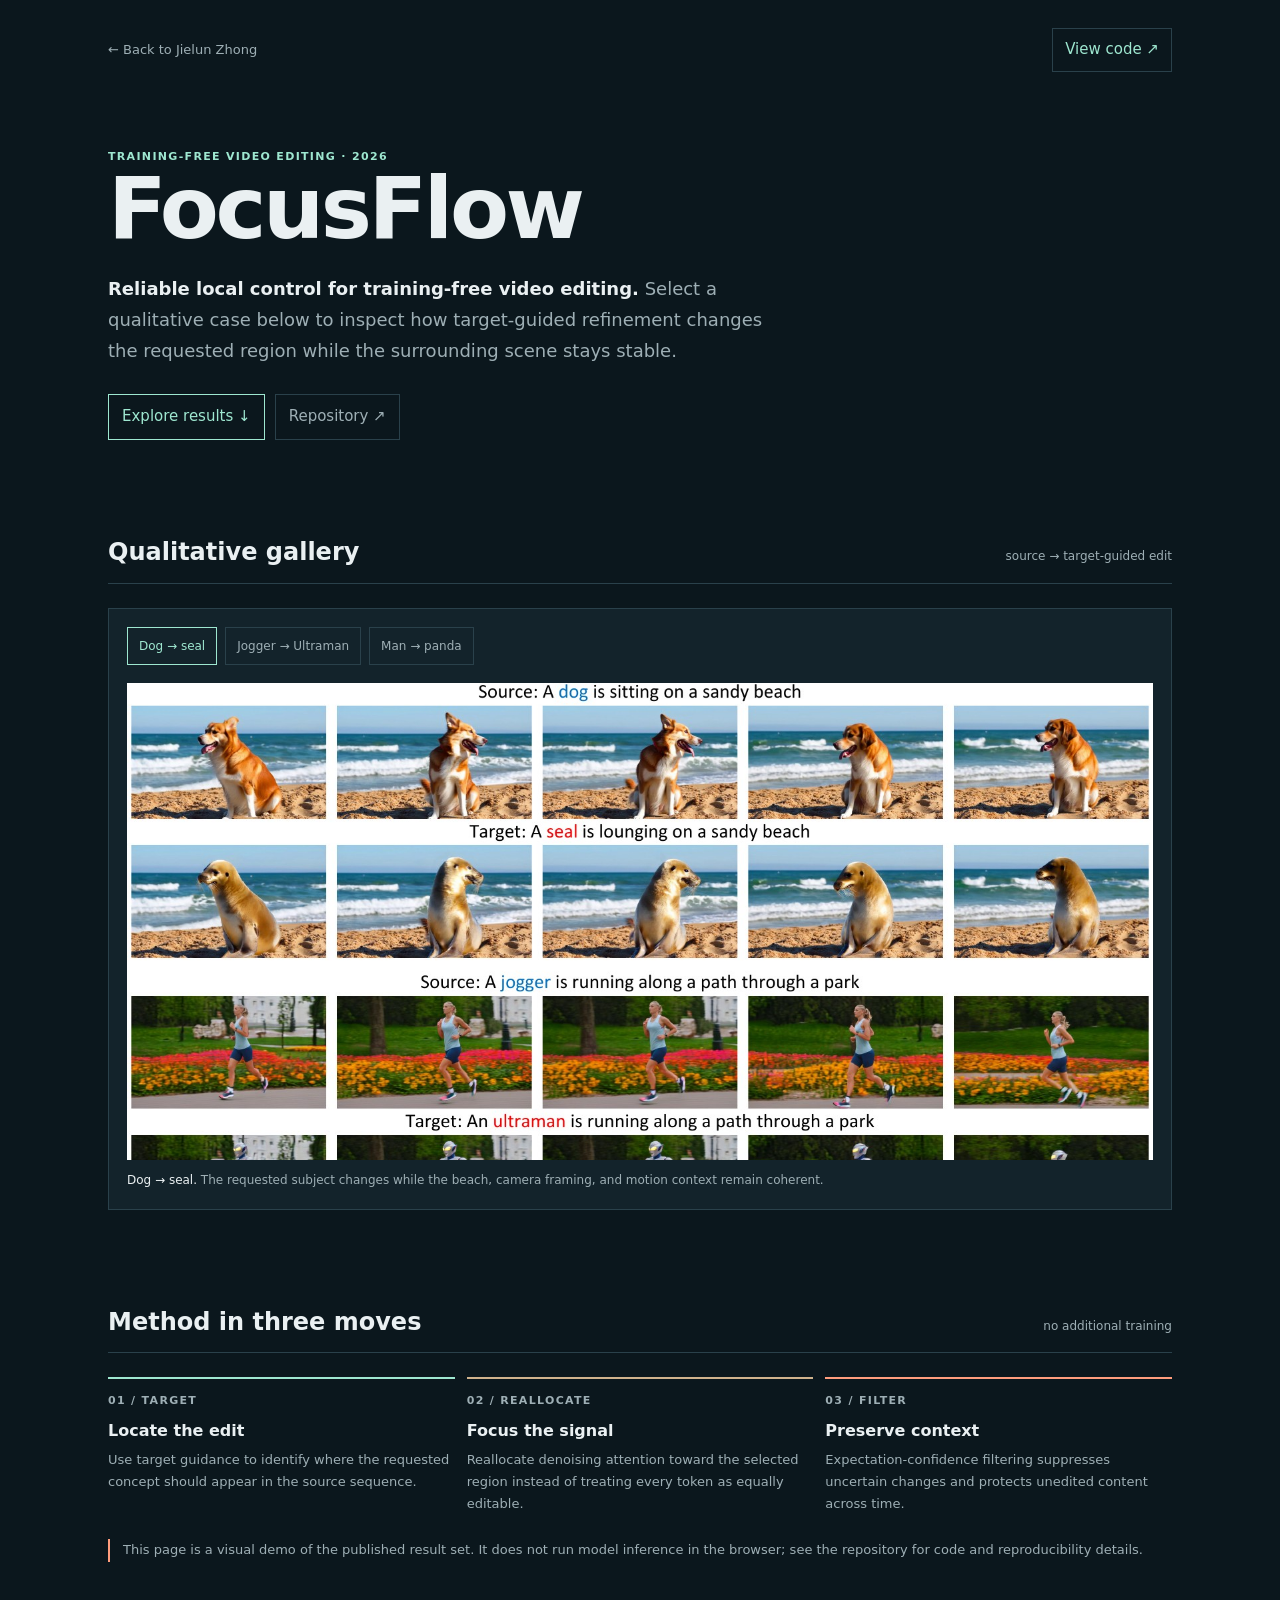
<file: demos/focusflow.html>
<!doctype html>
<html lang="en">
  <head>
    <meta charset="UTF-8" />
    <meta name="viewport" content="width=device-width, initial-scale=1.0" />
    <meta name="description" content="FocusFlow demo — reliable local control for training-free video editing." />
    <title>FocusFlow · Demo</title>
    <style>
      :root { color-scheme: dark; --ink: #eaf0f2; --muted: #9eafb5; --line: #2a414b; --panel: #13232b; --page: #0b171d; --mint: #9ee7d0; --coral: #ff9d7d; }
      * { box-sizing: border-box; }
      html { scroll-behavior: smooth; }
      body { margin: 0; background: var(--page); color: var(--ink); font: 15px/1.7 Inter, ui-sans-serif, system-ui, -apple-system, BlinkMacSystemFont, "Segoe UI", sans-serif; }
      a { color: var(--mint); text-decoration: none; }
      a:hover { color: #d1fff0; }
      .shell { max-width: 1120px; margin: 0 auto; padding: 28px 28px 72px; }
      .topbar { align-items: center; display: flex; justify-content: space-between; margin-bottom: 76px; }
      .back { color: var(--muted); font-size: 13px; }
      .back:hover { color: var(--ink); }
      .repo-link { align-items: center; border: 1px solid var(--line); display: inline-flex; gap: 7px; padding: 8px 12px; }
      .eyebrow { color: var(--mint); font-size: 11px; font-weight: 700; letter-spacing: .12em; text-transform: uppercase; }
      h1, h2, h3, p { margin-top: 0; }
      h1 { font-size: clamp(42px, 8vw, 86px); letter-spacing: -.04em; line-height: .98; margin-bottom: 24px; max-width: 820px; }
      .hero-copy { color: var(--muted); font-size: 18px; max-width: 680px; }
      .hero-copy strong { color: var(--ink); font-weight: 600; }
      .hero-actions { display: flex; flex-wrap: wrap; gap: 10px; margin-top: 28px; }
      .hero-actions a { border: 1px solid var(--mint); padding: 9px 13px; }
      .hero-actions a.secondary { border-color: var(--line); color: var(--muted); }
      .section { margin-top: 92px; }
      .section-heading { align-items: baseline; border-bottom: 1px solid var(--line); display: flex; justify-content: space-between; margin-bottom: 24px; padding-bottom: 10px; }
      .section-heading h2 { font-size: 24px; margin-bottom: 0; }
      .section-heading span { color: var(--muted); font-size: 12px; }
      .demo-panel { background: var(--panel); border: 1px solid var(--line); padding: 18px; }
      .case-tabs { display: flex; flex-wrap: wrap; gap: 8px; margin-bottom: 18px; }
      .case-tab { background: transparent; border: 1px solid var(--line); color: var(--muted); cursor: pointer; font: inherit; font-size: 12px; padding: 8px 11px; }
      .case-tab:hover, .case-tab.is-active { border-color: var(--mint); color: var(--mint); }
      .case-panel { display: none; }
      .case-panel.is-active { display: block; }
      .case-panel figure { margin: 0; }
      .case-panel figure > img { aspect-ratio: 2.15; display: block; height: auto; object-fit: cover; object-position: 50% 0%; width: 100%; }
      .case-panel[data-panel="jogger"] figure > img { object-position: 50% 48%; }
      .case-panel[data-panel="gym"] figure > img { object-position: 50% 100%; }
      figcaption { color: var(--muted); font-size: 12px; margin-top: 10px; }
      figcaption strong { color: var(--ink); font-weight: 500; }
      .method-grid { display: grid; gap: 12px; grid-template-columns: repeat(3, 1fr); }
      .method-step { border-top: 2px solid var(--line); padding-top: 13px; }
      .method-step:first-child { border-color: var(--mint); }
      .method-step:nth-child(2) { border-color: #d0b38d; }
      .method-step:nth-child(3) { border-color: var(--coral); }
      .method-step b { color: var(--muted); display: block; font-size: 11px; letter-spacing: .12em; margin-bottom: 6px; }
      .method-step h3 { font-size: 16px; margin-bottom: 5px; }
      .method-step p { color: var(--muted); font-size: 13px; margin-bottom: 0; }
      .note { border-left: 2px solid var(--coral); color: var(--muted); font-size: 13px; margin-top: 24px; padding-left: 13px; }
      @media (max-width: 680px) { .shell { padding: 20px 18px 54px; } .topbar { margin-bottom: 58px; } .repo-link { font-size: 12px; } .hero-copy { font-size: 16px; } .section { margin-top: 68px; } .method-grid { grid-template-columns: 1fr; } }
    </style>
  </head>
  <body>
    <main class="shell">
      <header class="topbar"><a class="back" href="../index.html">← Back to Jielun Zhong</a><a class="repo-link" href="https://github.com/CRYCHIC-Sakiko-Togawa-214/FocusFlow" target="_blank" rel="noreferrer">View code ↗</a></header>
      <section>
        <div class="eyebrow">Training-free video editing · 2026</div>
        <h1>FocusFlow</h1>
        <p class="hero-copy"><strong>Reliable local control for training-free video editing.</strong> Select a qualitative case below to inspect how target-guided refinement changes the requested region while the surrounding scene stays stable.</p>
        <div class="hero-actions"><a href="#gallery">Explore results ↓</a><a class="secondary" href="https://github.com/CRYCHIC-Sakiko-Togawa-214/FocusFlow" target="_blank" rel="noreferrer">Repository ↗</a></div>
      </section>
      <section class="section" id="gallery">
        <div class="section-heading"><h2>Qualitative gallery</h2><span>source → target-guided edit</span></div>
        <div class="demo-panel">
          <div class="case-tabs" role="tablist" aria-label="FocusFlow examples">
            <button class="case-tab is-active" type="button" role="tab" aria-selected="true" data-case="dog">Dog → seal</button>
            <button class="case-tab" type="button" role="tab" aria-selected="false" data-case="jogger">Jogger → Ultraman</button>
            <button class="case-tab" type="button" role="tab" aria-selected="false" data-case="gym">Man → panda</button>
          </div>
          <div class="case-panel is-active" role="tabpanel" data-panel="dog"><figure><img src="../assets/site/focusflow-results.jpg" alt="FocusFlow dog to seal and related results" /><figcaption><strong>Dog → seal.</strong> The requested subject changes while the beach, camera framing, and motion context remain coherent.</figcaption></figure></div>
          <div class="case-panel" role="tabpanel" data-panel="jogger"><figure><img src="../assets/site/focusflow-results.jpg" alt="FocusFlow jogger to Ultraman results" /><figcaption><strong>Jogger → Ultraman.</strong> The local edit follows the target concept without rewriting the surrounding path and flower bed.</figcaption></figure></div>
          <div class="case-panel" role="tabpanel" data-panel="gym"><figure><img src="../assets/site/focusflow-results.jpg" alt="FocusFlow man to panda results" /><figcaption><strong>Man → panda.</strong> Target guidance keeps the gym scene and interaction with the ball legible across frames.</figcaption></figure></div>
        </div>
      </section>
      <section class="section">
        <div class="section-heading"><h2>Method in three moves</h2><span>no additional training</span></div>
        <div class="method-grid">
          <article class="method-step"><b>01 / TARGET</b><h3>Locate the edit</h3><p>Use target guidance to identify where the requested concept should appear in the source sequence.</p></article>
          <article class="method-step"><b>02 / REALLOCATE</b><h3>Focus the signal</h3><p>Reallocate denoising attention toward the selected region instead of treating every token as equally editable.</p></article>
          <article class="method-step"><b>03 / FILTER</b><h3>Preserve context</h3><p>Expectation-confidence filtering suppresses uncertain changes and protects unedited content across time.</p></article>
        </div>
        <p class="note">This page is a visual demo of the published result set. It does not run model inference in the browser; see the repository for code and reproducibility details.</p>
      </section>
    </main>
    <script>
      const tabs = [...document.querySelectorAll(".case-tab")];
      const panels = [...document.querySelectorAll(".case-panel")];
      tabs.forEach((tab) => tab.addEventListener("click", () => {
        const selected = tab.dataset.case;
        tabs.forEach((item) => { const active = item === tab; item.classList.toggle("is-active", active); item.setAttribute("aria-selected", String(active)); });
        panels.forEach((panel) => panel.classList.toggle("is-active", panel.dataset.panel === selected));
      }));
    </script>
  </body>
</html>
</file>
